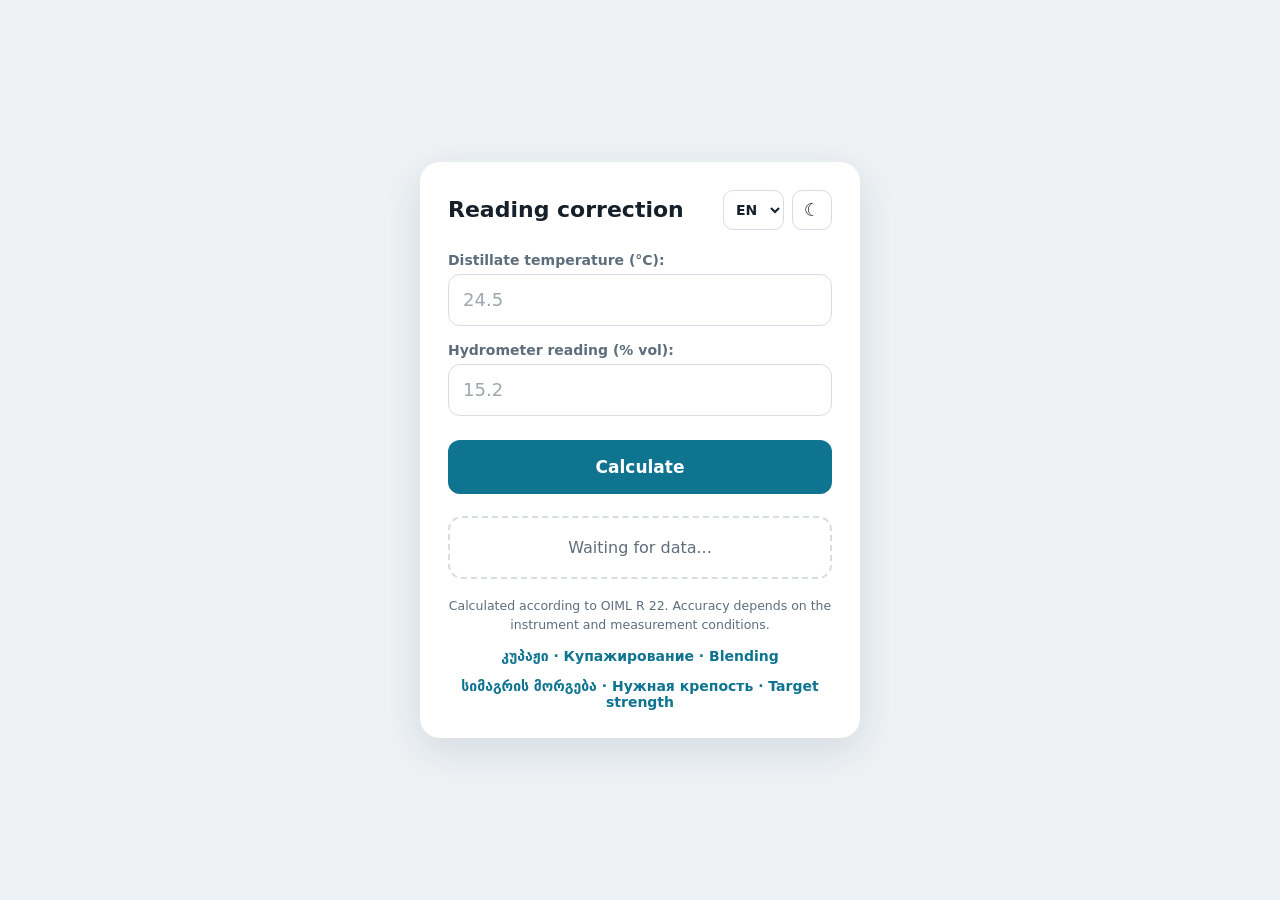
<file: index.html>
<!DOCTYPE html>
<html lang="ka">
<head>
    <meta charset="UTF-8">
    <meta name="viewport" content="width=device-width, initial-scale=1.0">
    <title>OIML ლაბორატორიული კალკულატორი</title>
    <script>try { var th = localStorage.getItem('theme'); if (th) document.documentElement.dataset.theme = th; } catch (e) {}</script>
    <link rel="stylesheet" href="style.css">
</head>
<body>
    <main class="card">
        <header class="bar">
            <h1 data-i18n="title"></h1>
            <div class="tools">
                <select id="lang" aria-label="Language">
                    <option value="ka">KA</option>
                    <option value="ru">RU</option>
                    <option value="en">EN</option>
                </select>
                <button id="theme" class="icon" type="button"></button>
            </div>
        </header>

        <label for="temp" data-i18n="tempLabel"></label>
        <input type="text" inputmode="decimal" id="temp" autocomplete="off" placeholder="24.5">

        <label for="apparent" data-i18n="readingLabel"></label>
        <input type="text" inputmode="decimal" id="apparent" autocomplete="off" placeholder="15.2">

        <button class="go" type="button" onclick="calculateAlcohol()" data-i18n="calc"></button>

        <div id="result-box" class="result-idle">
            <span id="result-text" data-i18n="waiting"></span>
        </div>

        <p class="note" data-i18n="note"></p>
        <a class="navlink" href="blend.html">კუპაჟი · Купажирование · Blending</a>
        <a class="navlink" href="adjust.html">სიმაგრის მორგება · Нужная крепость · Target strength</a>
    </main>

    <script src="common.js"></script>
    <script src="alcohol-core.js"></script>
    <script src="site.js"></script>
    <script src="alcohol-ui.js"></script>
</body>
</html>
</file>
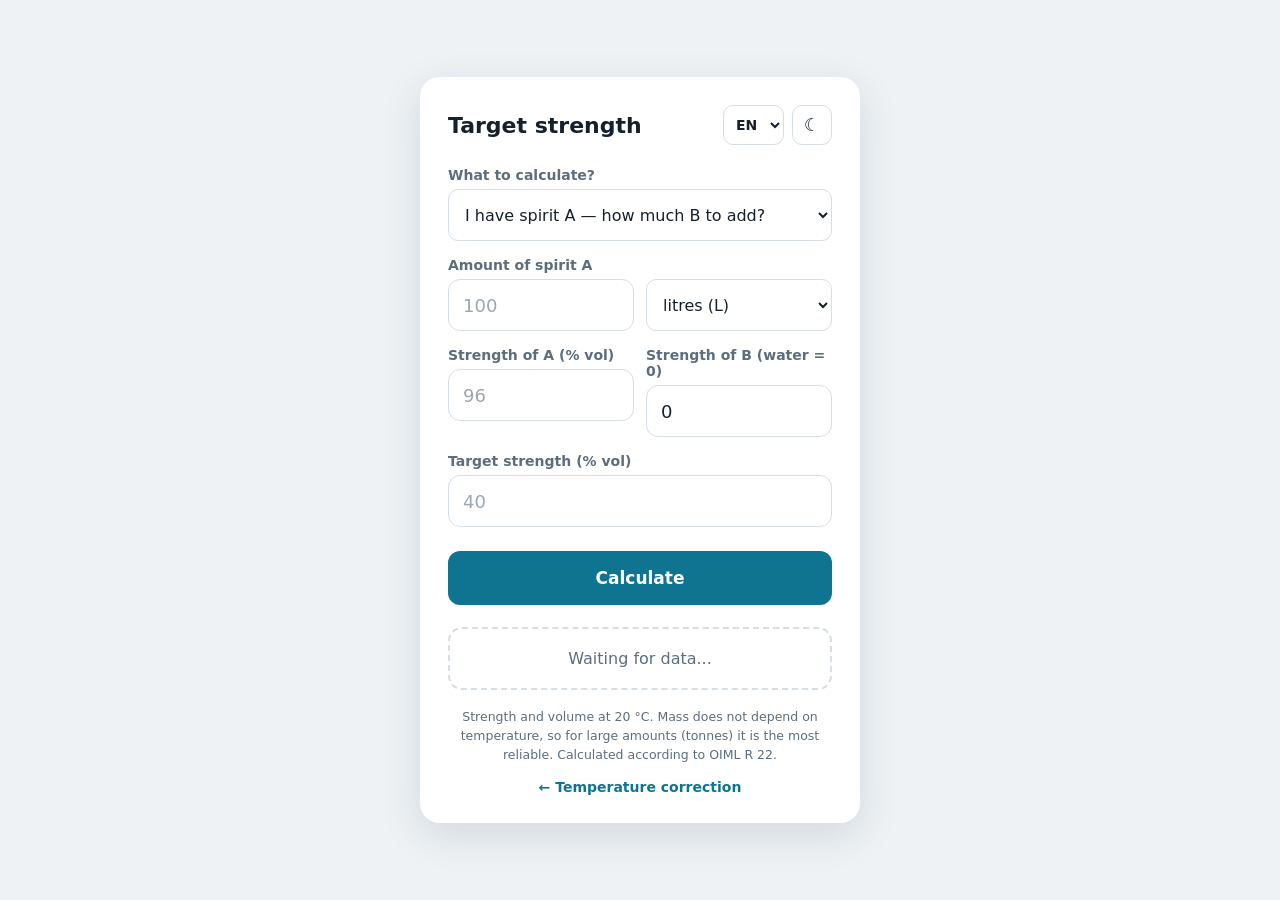
<file: adjust.html>
<!DOCTYPE html>
<html lang="ka">
<head>
    <meta charset="UTF-8">
    <meta name="viewport" content="width=device-width, initial-scale=1.0">
    <title>სიმაგრის მორგება</title>
    <script>try { var th = localStorage.getItem('theme'); if (th) document.documentElement.dataset.theme = th; } catch (e) {}</script>
    <link rel="stylesheet" href="style.css">
</head>
<body>
    <main class="card">
        <header class="bar">
            <h1 data-b="title"></h1>
            <div class="tools">
                <select id="lang" aria-label="Language">
                    <option value="ka">KA</option>
                    <option value="ru">RU</option>
                    <option value="en">EN</option>
                </select>
                <button id="theme" class="icon" type="button"></button>
            </div>
        </header>

        <label for="mode" data-b="modeLabel"></label>
        <select id="mode" class="wide">
            <option value="add" data-b="modeAdd"></option>
            <option value="make" data-b="modeMake"></option>
        </select>

        <label for="amount" data-b="amount"></label>
        <div class="row2">
            <input type="text" inputmode="decimal" id="amount" autocomplete="off" placeholder="100">
            <select id="unit" class="wide">
                <option value="l" data-b="uL"></option>
                <option value="ml" data-b="uMl"></option>
                <option value="kg" data-b="uKg"></option>
                <option value="t" data-b="uT"></option>
            </select>
        </div>

        <div class="row2">
            <div><label for="qa" data-b="strengthA"></label><input type="text" inputmode="decimal" id="qa" autocomplete="off" placeholder="96"></div>
            <div><label for="qb" data-b="strengthB"></label><input type="text" inputmode="decimal" id="qb" autocomplete="off" value="0"></div>
        </div>

        <label for="qt" data-b="target"></label>
        <input type="text" inputmode="decimal" id="qt" autocomplete="off" placeholder="40">

        <button class="go" type="button" onclick="calculateAdjust()" data-b="calc"></button>

        <div id="result-box" class="result-idle">
            <span id="result-text" data-b="waiting"></span>
        </div>

        <p class="note" data-b="note"></p>
        <a class="navlink" href="index.html" data-b="back"></a>
    </main>

    <script src="common.js"></script>
    <script src="alcohol-core.js"></script>
    <script src="blend-core.js"></script>
    <script src="adjust-core.js"></script>
    <script src="site.js"></script>
    <script src="adjust-ui.js"></script>
</body>
</html>
</file>
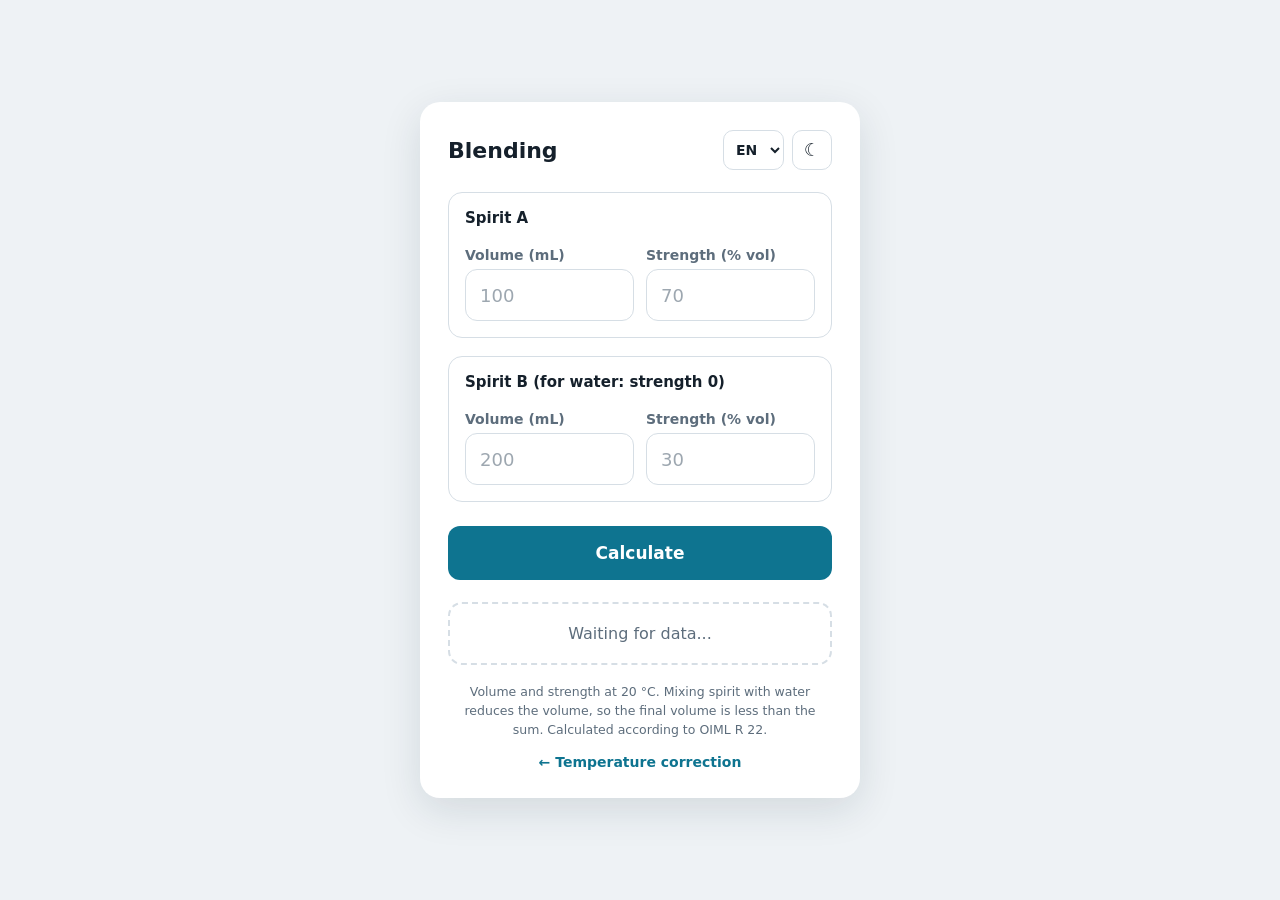
<file: blend.html>
<!DOCTYPE html>
<html lang="ka">
<head>
    <meta charset="UTF-8">
    <meta name="viewport" content="width=device-width, initial-scale=1.0">
    <title>კუპაჟი</title>
    <script>try { var th = localStorage.getItem('theme'); if (th) document.documentElement.dataset.theme = th; } catch (e) {}</script>
    <link rel="stylesheet" href="style.css">
</head>
<body>
    <main class="card">
        <header class="bar">
            <h1 data-b="title"></h1>
            <div class="tools">
                <select id="lang" aria-label="Language">
                    <option value="ka">KA</option>
                    <option value="ru">RU</option>
                    <option value="en">EN</option>
                </select>
                <button id="theme" class="icon" type="button"></button>
            </div>
        </header>

        <section class="group">
            <h2 data-b="partA"></h2>
            <div class="row2">
                <div><label for="v1" data-b="volume"></label><input type="text" inputmode="decimal" id="v1" autocomplete="off" placeholder="100"></div>
                <div><label for="q1" data-b="strength"></label><input type="text" inputmode="decimal" id="q1" autocomplete="off" placeholder="70"></div>
            </div>
        </section>

        <section class="group">
            <h2 data-b="partB"></h2>
            <div class="row2">
                <div><label for="v2" data-b="volume"></label><input type="text" inputmode="decimal" id="v2" autocomplete="off" placeholder="200"></div>
                <div><label for="q2" data-b="strength"></label><input type="text" inputmode="decimal" id="q2" autocomplete="off" placeholder="30"></div>
            </div>
        </section>

        <button class="go" type="button" onclick="calculateBlend()" data-b="calc"></button>

        <div id="result-box" class="result-idle">
            <span id="result-text" data-b="waiting"></span>
        </div>

        <p class="note" data-b="note"></p>
        <a class="navlink" href="index.html" data-b="back"></a>
    </main>

    <script src="common.js"></script>
    <script src="alcohol-core.js"></script>
    <script src="blend-core.js"></script>
    <script src="site.js"></script>
    <script src="blend-ui.js"></script>
</body>
</html>
</file>
<file: style.css>
/* Цвет сайта меняется двумя строками: --accent и --accent-hover (ниже, в блоке светлой темы).
   Другие варианты: индиго #4f46e5 / #4338ca, графит #334155 / #1e293b, зелёный #2f7d4f / #256040. */
:root {
    --bg: #eef2f5; --card: #ffffff; --text: #15202b; --muted: #5d6d7c; --line: #d6dee5;
    --accent: #0e7490; --accent-hover: #0b5f76; --on-accent: #ffffff; --shadow: 0 12px 40px rgba(20, 40, 60, .12);
    --ok-b: #2e9e6b;  --ok-bg: #e7f6ee;  --ok-t: #1b6f49;
    --warn-b: #d49a1a; --warn-bg: #fff6dc; --warn-t: #8a5a00;
    --err-b: #d64545; --err-bg: #fdeaea; --err-t: #b02a2a;
}
@media (prefers-color-scheme: dark) {
    :root:not([data-theme="light"]) {
        --bg: #0d1318; --card: #151d25; --text: #e7edf2; --muted: #98a9b8; --line: #28343f;
        --shadow: 0 12px 40px rgba(0, 0, 0, .5);
        --ok-b: #3bb982; --ok-bg: #12281f; --ok-t: #86dcb2;
        --warn-b: #d9a52f; --warn-bg: #2b2310; --warn-t: #f0c868;
        --err-b: #e5645f; --err-bg: #2d1717; --err-t: #f29a96;
    }
}
:root[data-theme="dark"] {
    --bg: #0d1318; --card: #151d25; --text: #e7edf2; --muted: #98a9b8; --line: #28343f;
    --shadow: 0 12px 40px rgba(0, 0, 0, .5);
    --ok-b: #3bb982; --ok-bg: #12281f; --ok-t: #86dcb2;
    --warn-b: #d9a52f; --warn-bg: #2b2310; --warn-t: #f0c868;
    --err-b: #e5645f; --err-bg: #2d1717; --err-t: #f29a96;
}

* { box-sizing: border-box; }
html { color-scheme: light dark; }
:root[data-theme="light"] { color-scheme: light; }
:root[data-theme="dark"] { color-scheme: dark; }

body {
    margin: 0; min-height: 100vh; padding: 16px;
    display: grid; place-items: center;
    background: var(--bg); color: var(--text);
    font-family: system-ui, -apple-system, "Segoe UI", Roboto, "Noto Sans Georgian", Sylfaen, sans-serif;
    transition: background .25s, color .25s;
}
.card {
    width: 100%; max-width: 440px; padding: 28px;
    background: var(--card); border-radius: 20px; box-shadow: var(--shadow);
    transition: background .25s;
}
.bar { display: flex; align-items: center; justify-content: space-between; gap: 12px; margin-bottom: 22px; }
h1 { margin: 0; font-size: 22px; line-height: 1.25; }
.tools { display: flex; gap: 8px; flex-shrink: 0; }

select, .icon {
    height: 40px; border: 1px solid var(--line); border-radius: 10px;
    background: var(--card); color: var(--text); font: inherit; font-size: 14px; font-weight: 600; cursor: pointer;
}
select { padding: 0 8px; }
.icon { width: 40px; font-size: 18px; line-height: 1; }
select:hover, .icon:hover { border-color: var(--accent); }

label { display: block; margin: 16px 0 6px; font-size: 14px; font-weight: 600; color: var(--muted); }
input {
    width: 100%; height: 52px; padding: 0 14px;
    border: 1px solid var(--line); border-radius: 12px;
    background: var(--card); color: var(--text); font: inherit; font-size: 18px;
    transition: border-color .15s, box-shadow .15s;
}
input::placeholder { color: var(--muted); opacity: .6; }
:is(input, select, button):focus-visible { outline: none; border-color: var(--accent); box-shadow: 0 0 0 3px color-mix(in srgb, var(--accent) 30%, transparent); }

.go {
    width: 100%; height: 54px; margin-top: 24px; border: 0; border-radius: 12px;
    background: var(--accent); color: var(--on-accent); font: inherit; font-size: 17px; font-weight: 700; cursor: pointer;
    transition: background .15s, transform .05s;
}
.go:hover { background: var(--accent-hover); }
.go:active { transform: translateY(1px); }

#result-box {
    margin-top: 22px; padding: 18px; text-align: center; border-radius: 14px; border: 2px solid var(--line);
    transition: background .2s, border-color .2s, color .2s;
}
#result-text { font-size: 20px; font-weight: 600; line-height: 1.45; white-space: pre-line; }
#result-box.result-idle  { border-style: dashed; color: var(--muted); }
#result-box.result-idle #result-text { font-size: 16px; font-weight: 500; }
#result-box.result-ok    { border-color: var(--ok-b);   background: var(--ok-bg);   color: var(--ok-t); }
#result-box.result-warn  { border-color: var(--warn-b); background: var(--warn-bg); color: var(--warn-t); }
#result-box.result-error { border-color: var(--err-b);  background: var(--err-bg);  color: var(--err-t); }

.note { margin: 18px 0 0; font-size: 12.5px; line-height: 1.5; color: var(--muted); text-align: center; }

@media (max-width: 480px) { .card { padding: 20px; } h1 { font-size: 19px; } }
.group { margin-top: 18px; padding: 16px; border: 1px solid var(--line); border-radius: 14px; }
.group h2 { margin: 0 0 4px; font-size: 15px; }
.row2 { display: grid; grid-template-columns: 1fr 1fr; gap: 12px; }
.navlink { display: block; margin-top: 14px; text-align: center; font-size: 14px; font-weight: 600; color: var(--accent); text-decoration: none; }
select.wide { width: 100%; height: 52px; padding: 0 12px; font-size: 16px; font-weight: 500; }
</file>
